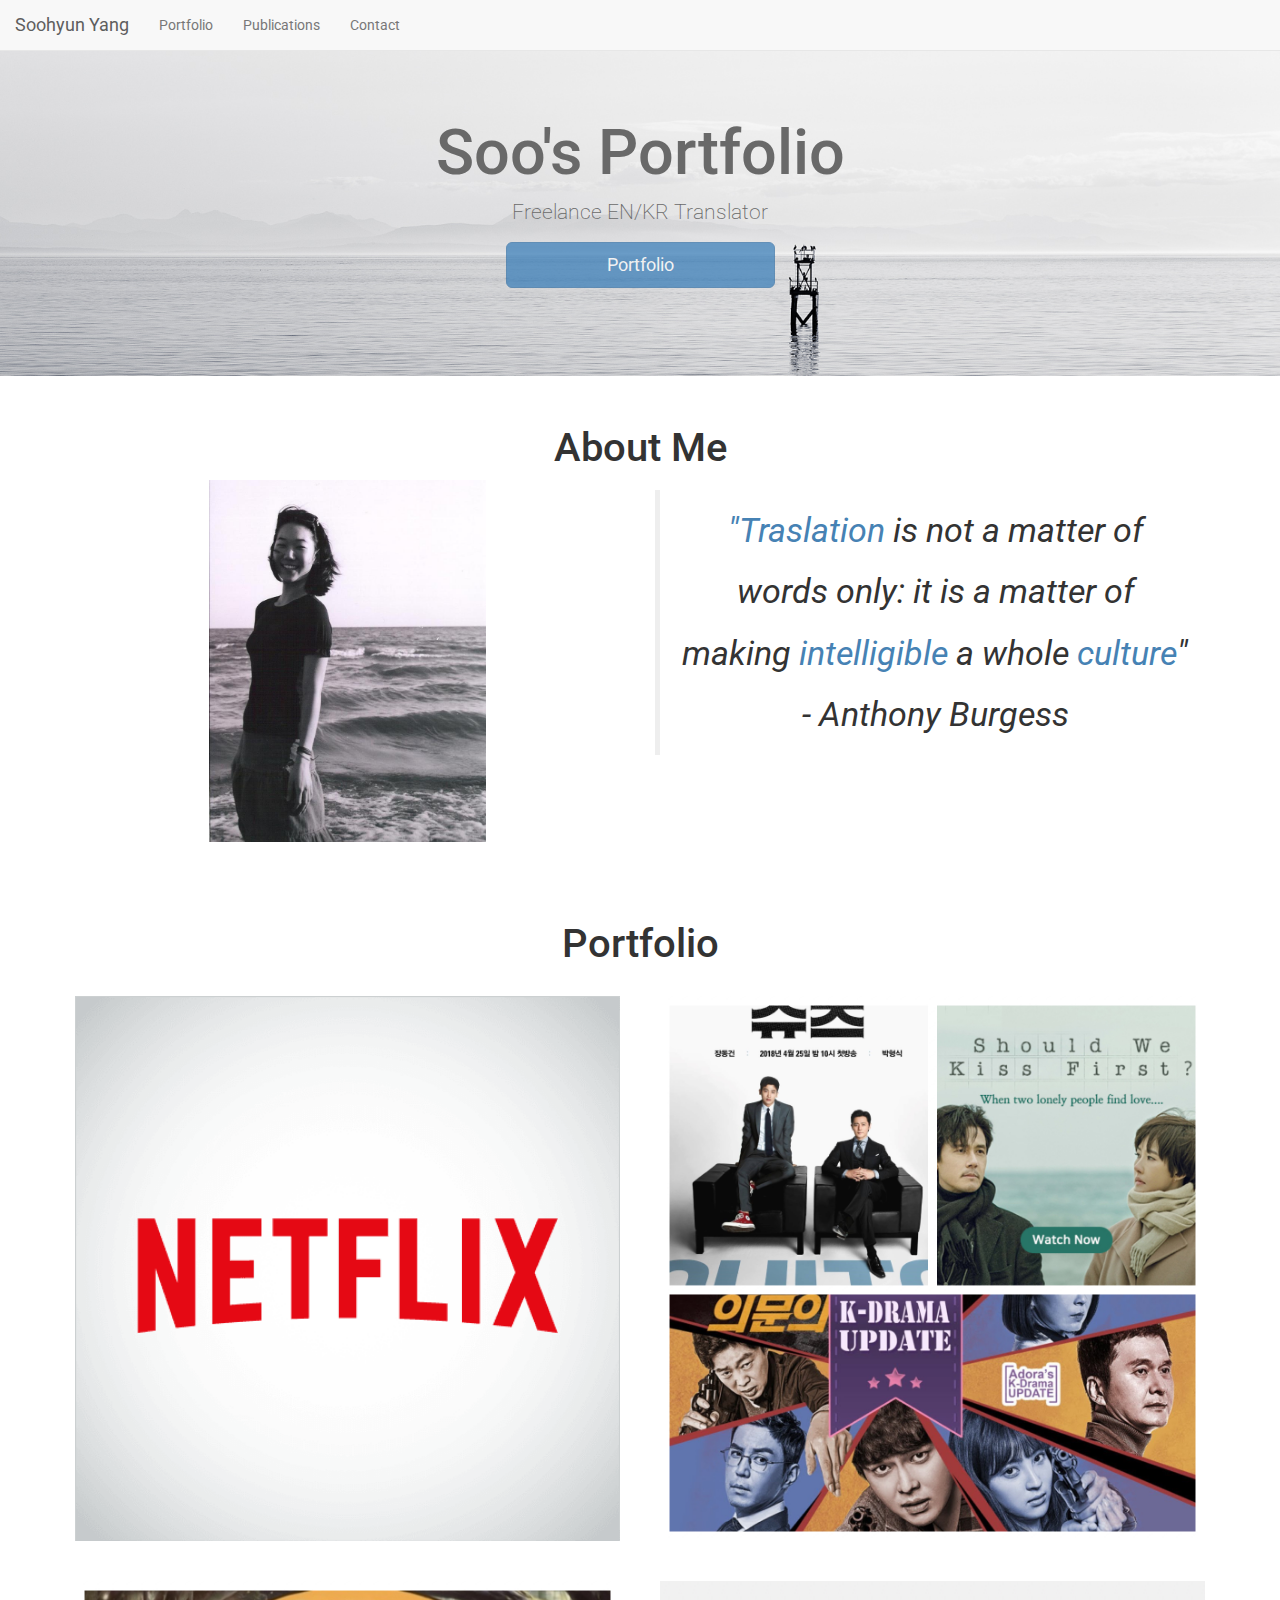
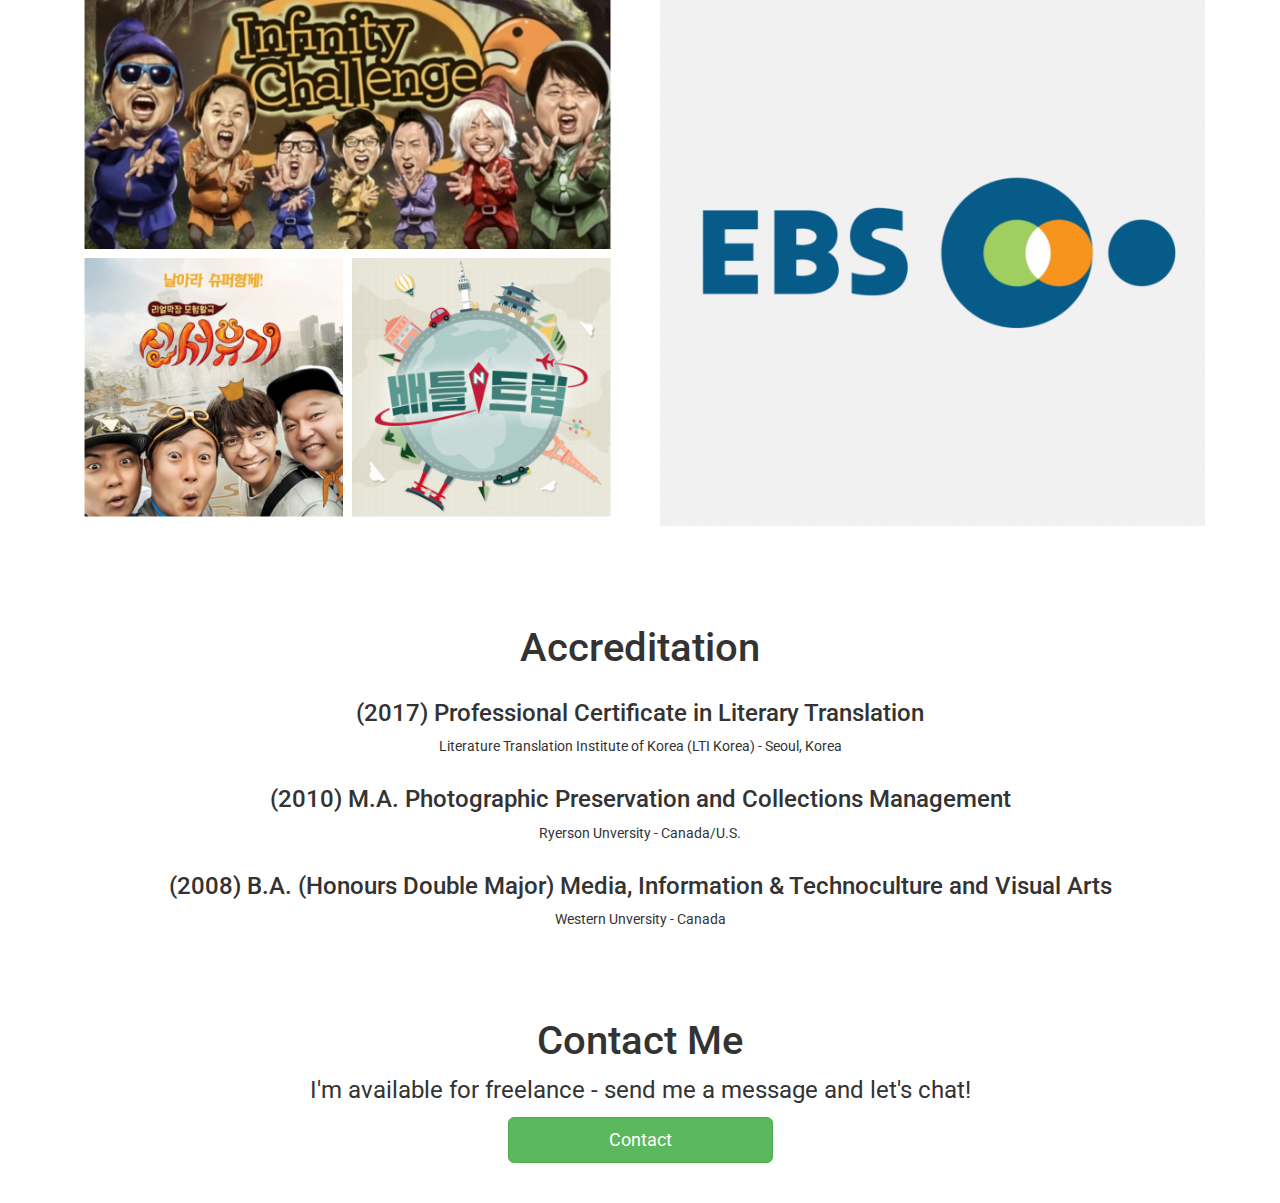
<file: index.html>
<!DOCTYPE html>

<html>
  <head>
    <link rel="stylesheet" href="https://maxcdn.bootstrapcdn.com/bootstrap/3.3.6/css/bootstrap.min.css">

    <link rel="stylesheet" type="text/css" href="main.css"/>
    <link href='https://fonts.googleapis.com/css?family=Roboto:100,700' rel='stylesheet' type='text/css'>
    <link rel="icon" href="img/profile-favicon.ico">
    <title>Soo's Portfolio</title>
  </head>

  <body>
    <nav class="navbar navbar-default navbar-fixed-top">
      <div class="container-fluid">
        <div class="navbar-header">
          <a class="navbar-brand" href="#">Soohyun Yang</a>
        </div>
        <ul class="nav navbar-nav collapse navbar-collapse">
          <li><a href="portfolio-pages/gallery.html">Portfolio</a></li>
          <li><a href="#">Publications</a></li>
          <li><a href="mailto:sooyang924@gmail.com">Contact</a></li>
        </ul>
      </div>
    </nav>

    <div class="jumbotron jumbotron-fluid">
      <div class="container-fluid">
        <h1>Soo's Portfolio</h1>
        <p>Freelance EN/KR Translator</p>
        <a href="portfolio-pages/gallery.html" class="btn btn-primary btn-lg">Portfolio</a>
      </div>
    </div>


      <div id="about" class="container">
        <div class="row">
         <h2 class="col-xs-12">About Me</h2>
         <div class="col-xs-12 col-md-6">
           <img class="profile-picture" src="img/photo.jpg" alt="profile-picture">
         </div>
         <div class="col-xs-12 col-md-6">
            <p class="right-col"><blockquote><i><span class="translation">"Traslation</em></span> is not a matter of words only: it is a matter of making <span class="translation">intelligible</span> a whole <span class="translation">culture</span>"<br > - Anthony Burgess</i></blockquote></p>
          </div>
        </div>
      </div>





      <div id="index-portfolio" class="container">
        <h2 class="col-xs-12">Portfolio</h2>
        <div class="row">

          <a href="portfolio-pages/netflix.html"><img src="img/Netflix/netflix-old-logo.png" id="netflix-square" class="col-xs-6 image portfolio-square"></a>

          <a href="portfolio-pages/drama.html"><img src="img/Drama/drama-logo.jpg" id="drama-square" class="col-xs-6 image portfolio-square"></a>

          <a href="portfolio-pages/pccw-media.html"><img src="img/PCCWMedia/pccw-media-logo.jpg" id="pccwmedia-square" class="col-xs-6 image portfolio-square"></a>

          <a href="portfolio-pages/ebs.html"><img src="img/EBS/ebs-logo3.jpg" id="ebs-square" class="col-xs-6 image portfolio-square"></a>

        </div>
      </div>





      <div id="accreditation" class="container">
        <div class="row">
          <h2 class="col-xs-12">Accreditation</h2>
          <h3 class="col-xs-12">(2017) Professional Certificate in Literary Translation</h3>
          <p class="col-xs-12">Literature Translation Institute of Korea (LTI Korea) - Seoul, Korea</p>

          <h3 class="col-xs-12">(2010) M.A. Photographic Preservation and Collections Management</h3>
          <p class="col-xs-12">Ryerson Unversity - Canada/U.S.</p>

          <h3 class="col-xs-12">(2008) B.A. (Honours Double Major) Media, Information &amp; Technoculture and Visual Arts</h3>
          <p class="col-xs-12">Western Unversity - Canada</p>

        </div>
      </div>


    <div id="index-contact" class="container-fluid">
      <div class="row">
        <h2 class="col-xs-12">Contact Me</h2>
        <p class="col-xs-12">I'm available for freelance - send me a message and let's chat!</p>


        <a href="mailto:sooyang924@gmail.com" class="btn btn-success btn-lg">Contact</a>

      </div>
    </div>



    <script
    src="https://code.jquery.com/jquery-3.2.1.min.js"
    integrity="sha256-hwg4gsxgFZhOsEEamdOYGBf13FyQuiTwlAQgxVSNgt4="
    crossorigin="anonymous"></script>
    <script src='js/main.js'></script>
  </body>

</html>
</file>
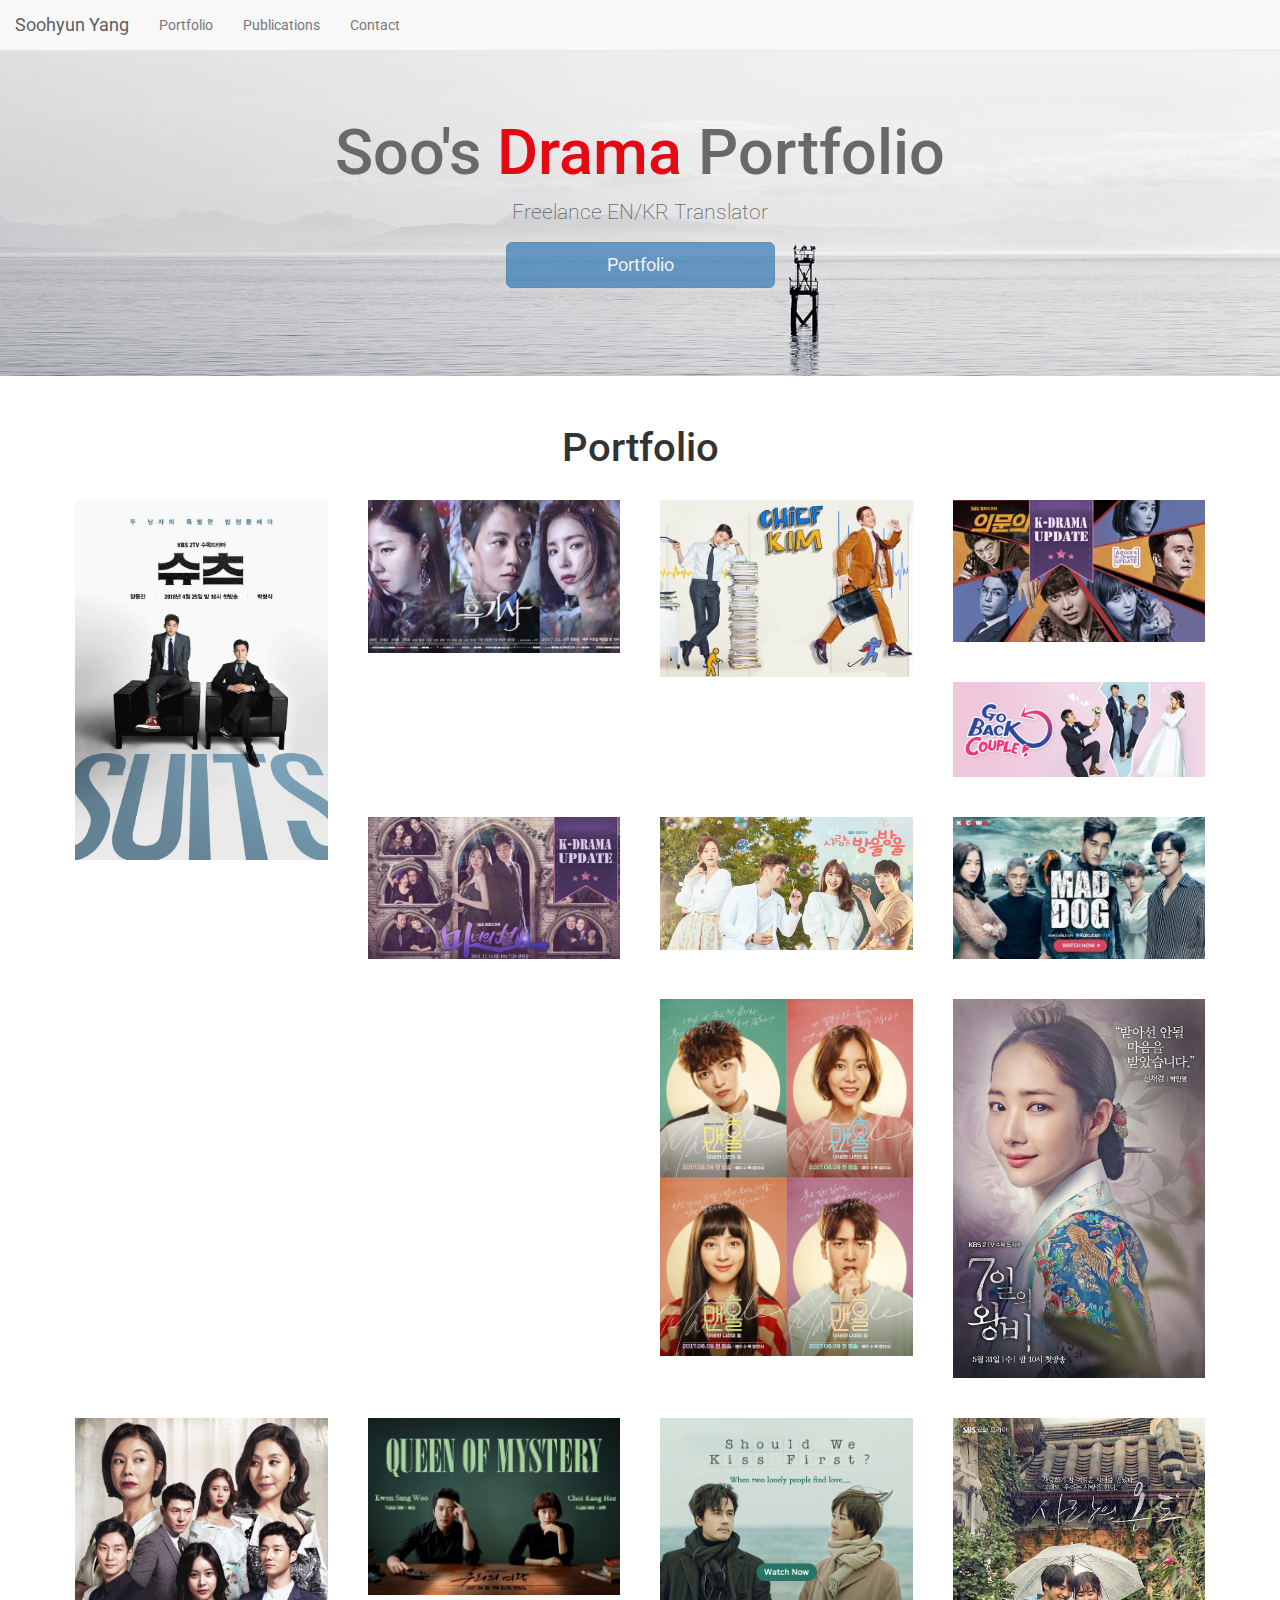
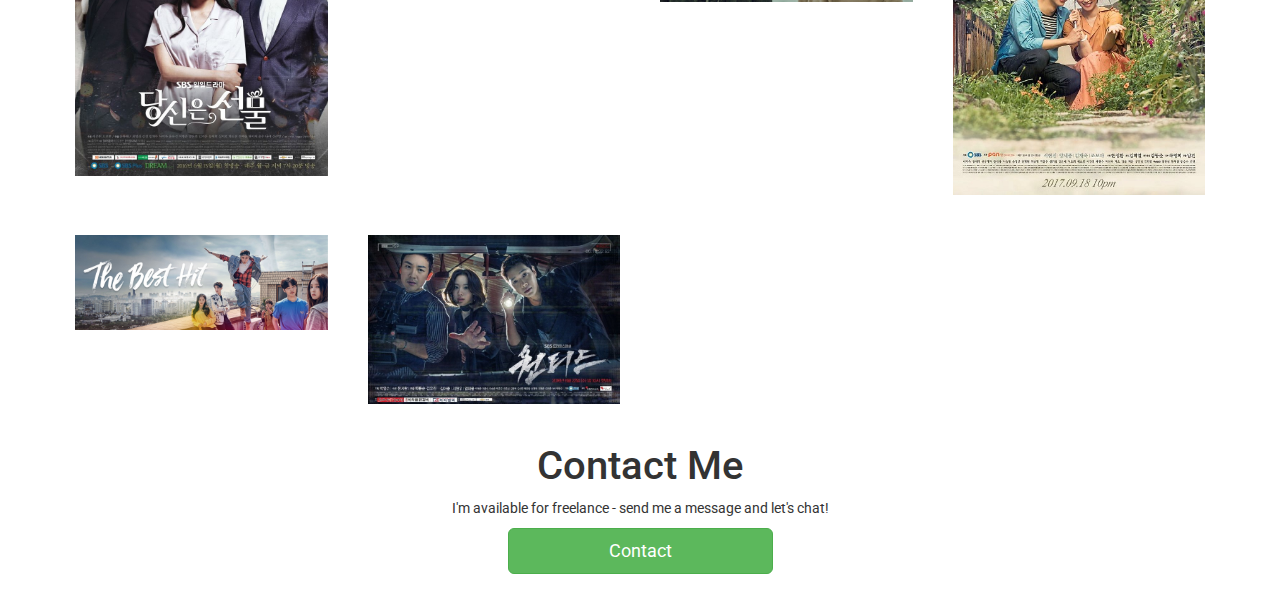
<file: portfolio-pages/drama.html>
<!DOCTYPE html>
<html>
<head>
  <link rel="stylesheet" href="https://maxcdn.bootstrapcdn.com/bootstrap/3.3.6/css/bootstrap.min.css">
  <link rel="stylesheet" type="text/css" href="../main.css"/>
  <link href='https://fonts.googleapis.com/css?family=Roboto:100,700' rel='stylesheet' type='text/css'>
  <link rel="icon" href="">
  <title>Soo's Drama Portfolio</title>
</head>

<body>
  <nav class="navbar navbar-default navbar-fixed-top">
    <div class="container-fluid">
      <div class="navbar-header">
        <a class="navbar-brand" href="../index.html">Soohyun Yang</a>
      </div>
      <ul class="nav navbar-nav collapse navbar-collapse">
        <li><a href="./gallery.html">Portfolio</a></li>
        <li><a href="#">Publications</a></li>
        <li><a href="mailto:sooyang924@gmail.com">Contact</a></li>
      </ul>
    </div>
  </nav>

  <div class="jumbotron jumbotron-fluid">
    <div class="container-fluid">
      <a href="../index.html"><h1>Soo's <span style="color:#e50914">Drama</span> Portfolio</h1></a>
      <p>Freelance EN/KR Translator</p>
      <a href="./gallery.html" class="btn btn-primary btn-lg">Portfolio</a>
    </div>
  </div>




    <div class="container">
      <h2 class="col-xs-12">Portfolio</h2>
      <div class="row">
        <img class="image col-lg-3 col-md-3 col-xs-6" src="../img/Drama/suits-korea.jpg " alt="Suits Korea">
        <img class="image col-lg-3 col-md-3 col-xs-6" src="../img/Drama/black-knight.jpg" alt="Black Knight">
        <img class="image col-lg-3 col-md-3 col-xs-6" src="../img/Drama/chief-kim.jpg" alt="Cheif Kim">
        <img class="image col-lg-3 col-md-3 col-xs-6" src="../img/Drama/doubtful-victory.jpg " alt="Doubful Victory">
        <img class="image col-lg-3 col-md-3 col-xs-6" src="../img/Drama/go-back-couple.jpg " alt="Go Back Couple">
        <img class="image col-lg-3 col-md-3 col-xs-6" src="../img/Drama/witchs-castle.jpg " alt="Witch's Castle">
        <img class="image col-lg-3 col-md-3 col-xs-6" src="../img/Drama/love-is-drop-by-drop.jpg " alt="Love is Drop by Drop">
        <img class="image col-lg-3 col-md-3 col-xs-6" src="../img/Drama/mad-dog.jpg " alt="Mad Dog">
        <img class="image col-lg-3 col-md-3 col-xs-6" src="../img/Drama/manhole.jpg " alt="Manhole">
        <img class="image col-lg-3 col-md-3 col-xs-6" src="../img/Drama/queen-for-seven-days.jpg " alt="Queen for Seven Days">
        <img class="image col-lg-3 col-md-3 col-xs-6" src="../img/Drama/you-are-a-gift.jpg " alt="You are a Gift">
        <img class="image col-lg-3 col-md-3 col-xs-6" src="../img/Drama/queen-of-mystery.jpg " alt="Queen of Mystery">
        <img class="image col-lg-3 col-md-3 col-xs-6" src="../img/Drama/shall-we-kiss-first.jpg " alt="Shall We First Kiss">
        <img class="image col-lg-3 col-md-3 col-xs-6" src="../img/Drama/temperature-of-love.jpg " alt="Temperature of Love">
        <img class="image col-lg-3 col-md-3 col-xs-6" src="../img/Drama/the-best-hit.jpg " alt="The Best Hit">
        <img class="image col-lg-3 col-md-3 col-xs-6" src="../img/Drama/wanted.jpg " alt="Wanted">


      </div>

      <div id="contact" class="container-fluid">
        <div class="row">
          <h2 class="col-xs-12">Contact Me</h2>
          <p class="col-xs-12">I'm available for freelance - send me a message and let's chat!</p>


          <a href="mailto:sooyang924@gmail.com" class="btn btn-success btn-lg">Contact</a>

        </div>
      </div>



</body>

</html>
</file>
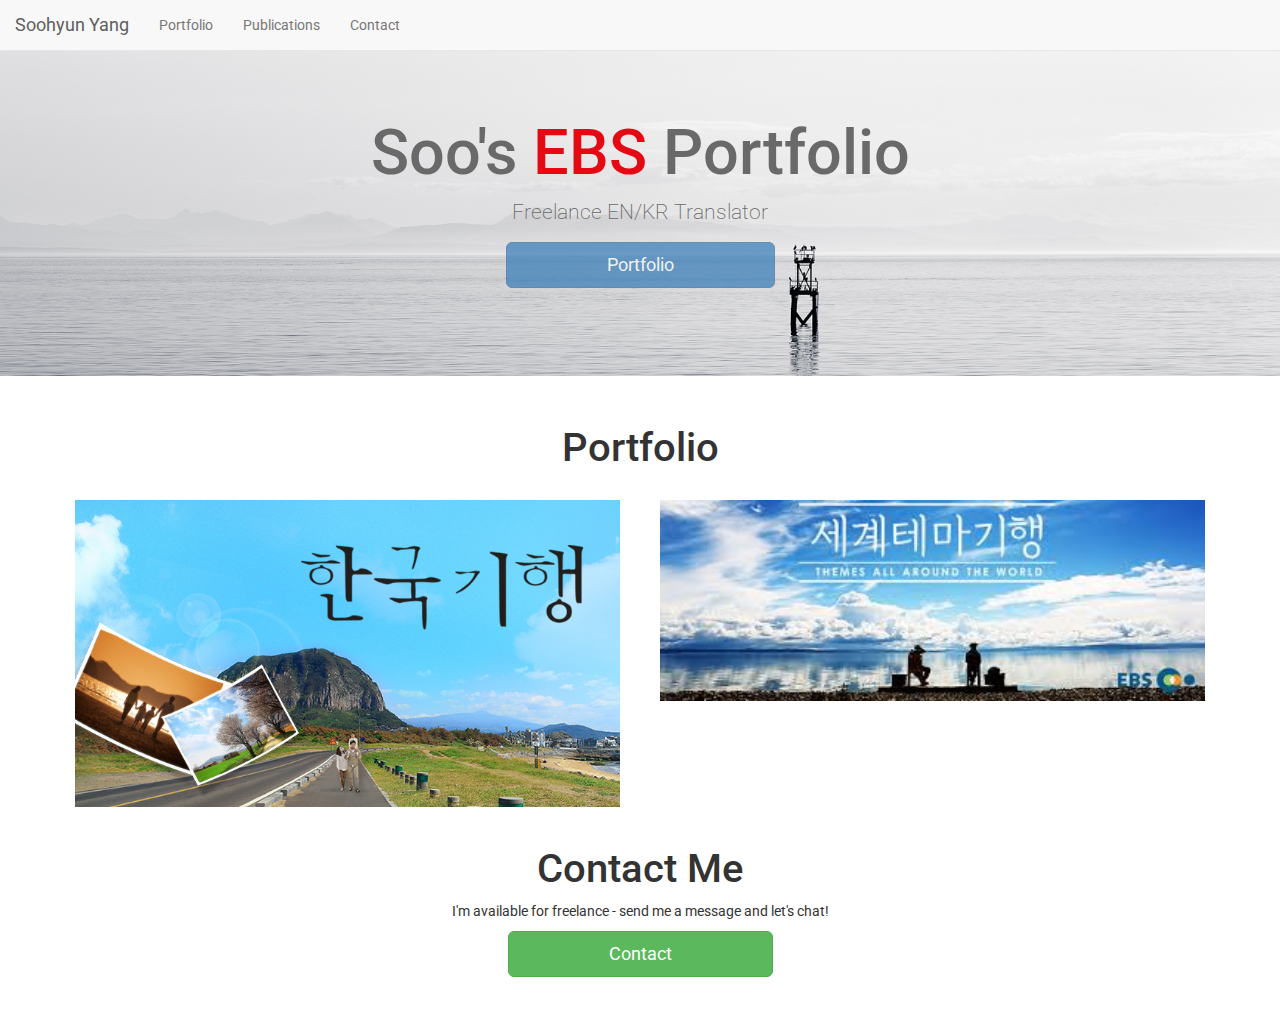
<file: portfolio-pages/ebs.html>
<!DOCTYPE html>
<html>
<head>
  <link rel="stylesheet" href="https://maxcdn.bootstrapcdn.com/bootstrap/3.3.6/css/bootstrap.min.css">
  <link rel="stylesheet" type="text/css" href="../main.css"/>
  <link href='https://fonts.googleapis.com/css?family=Roboto:100,700' rel='stylesheet' type='text/css'>
  <link rel="icon" href="">
  <title>Soo's EBS Portfolio</title>
</head>

<body>
  <nav class="navbar navbar-default navbar-fixed-top">
    <div class="container-fluid">
      <div class="navbar-header">
        <a class="navbar-brand" href="../index.html">Soohyun Yang</a>
      </div>
      <ul class="nav navbar-nav collapse navbar-collapse">
        <li><a href="./gallery.html">Portfolio</a></li>
        <li><a href="#">Publications</a></li>
        <li><a href="mailto:sooyang924@gmail.com">Contact</a></li>
      </ul>
    </div>
  </nav>

  <div class="jumbotron jumbotron-fluid">
    <div class="container-fluid">
      <a href="../index.html"><h1>Soo's <span style="color:#e50914">EBS</span> Portfolio</h1></a>
      <p>Freelance EN/KR Translator</p>
      <a href="./gallery.html" class="btn btn-primary btn-lg">Portfolio</a>
    </div>
  </div>




    <div class="container">
      <h2 class="col-xs-12">Portfolio</h2>
      <div class="row">
        <a href="http://www.ebse.co.kr/ebs/flz.AlcCourseInfo.laf?courseId=ER2013G0EKT01ZZ" target="_blank"><img class="image col-lg-6 col-md-6 col-xs-6" src="../img/EBS/korea-travel.jpg " alt="Korea Travel"></a>
        <a href="http://www.ebse.co.kr/ebs/flz.AlcCourseInfo.laf?courseId=ER2013G0WTT01ZZ" target="_blank"><img class="image col-lg-6 col-md-6 col-xs-6" src="../img/EBS/world-theme-travel.jpg" alt="World-Theme Travel"></a>


      </div>

      <div id="contact" class="container-fluid">
        <div class="row">
          <h2 class="col-xs-12">Contact Me</h2>
          <p class="col-xs-12">I'm available for freelance - send me a message and let's chat!</p>


          <a href="mailto:sooyang924@gmail.com" class="btn btn-success btn-lg">Contact</a>

        </div>
      </div>



</body>

</html>
</file>
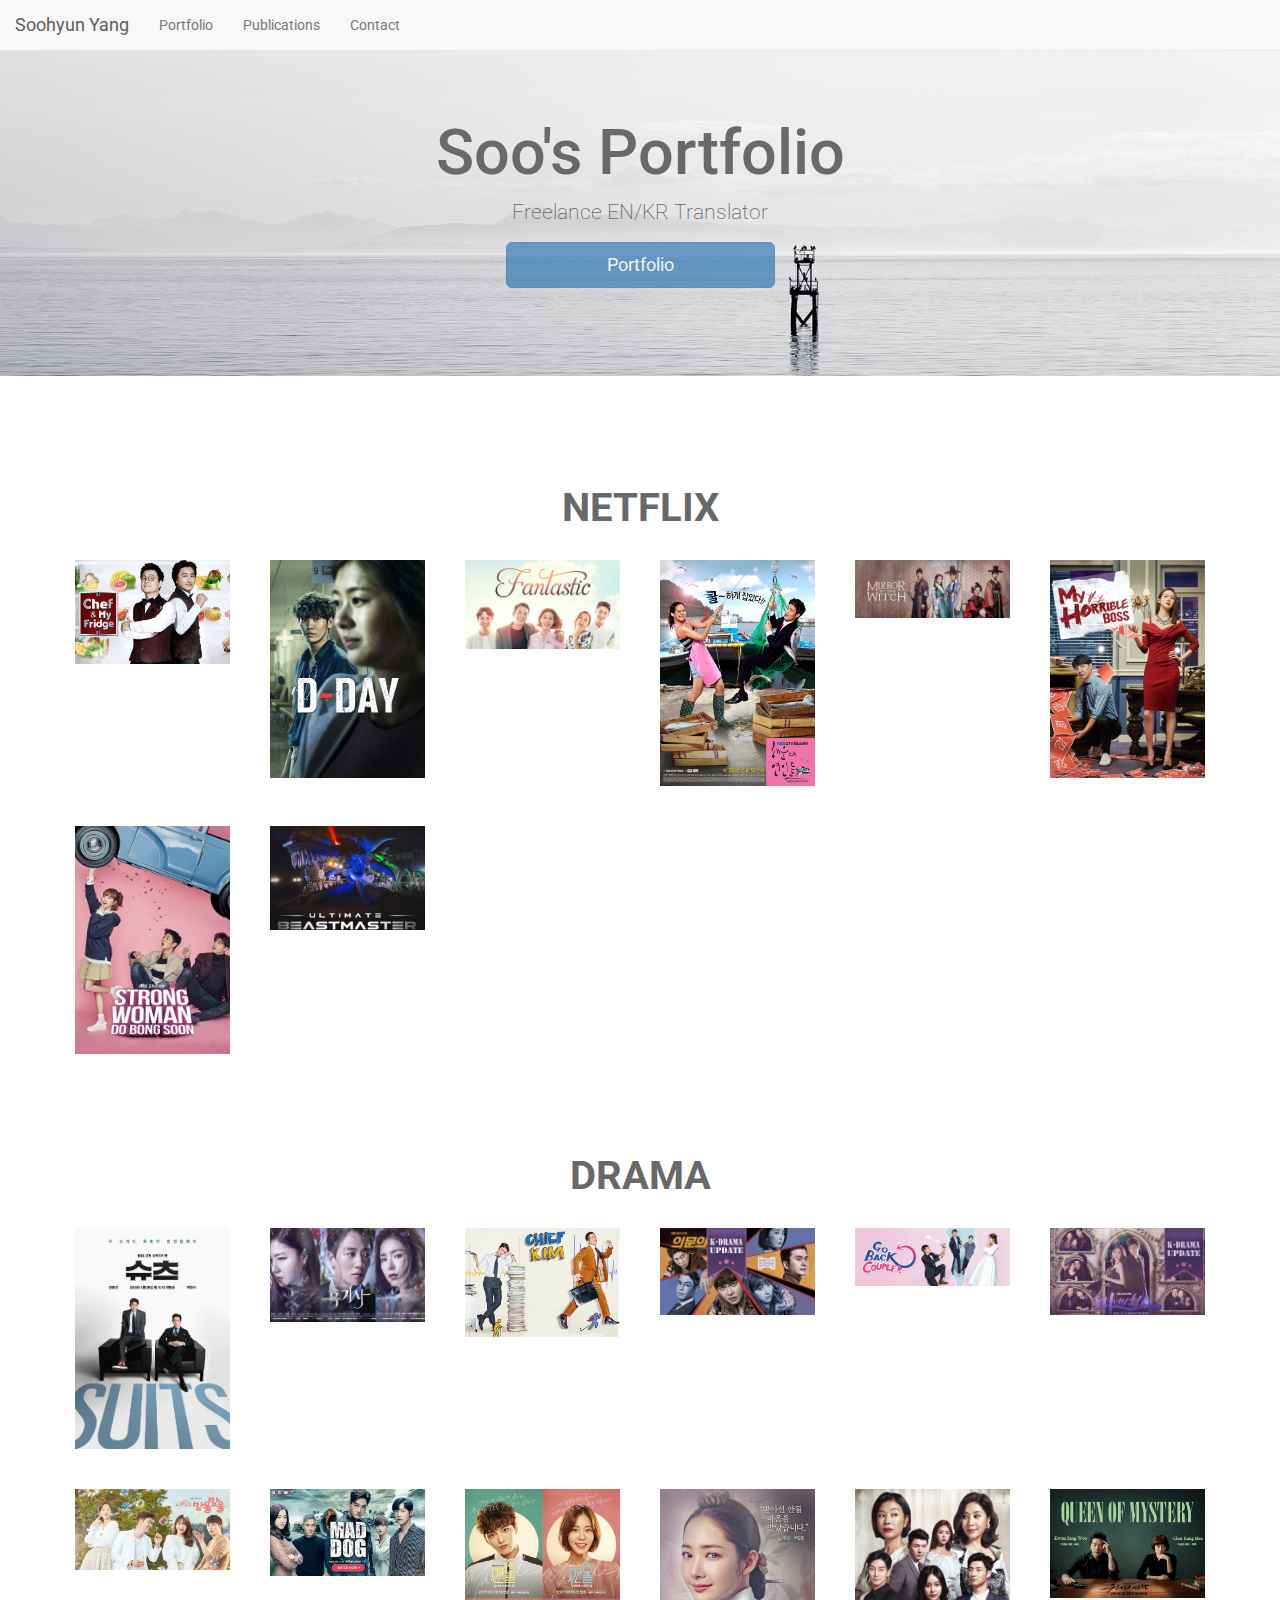
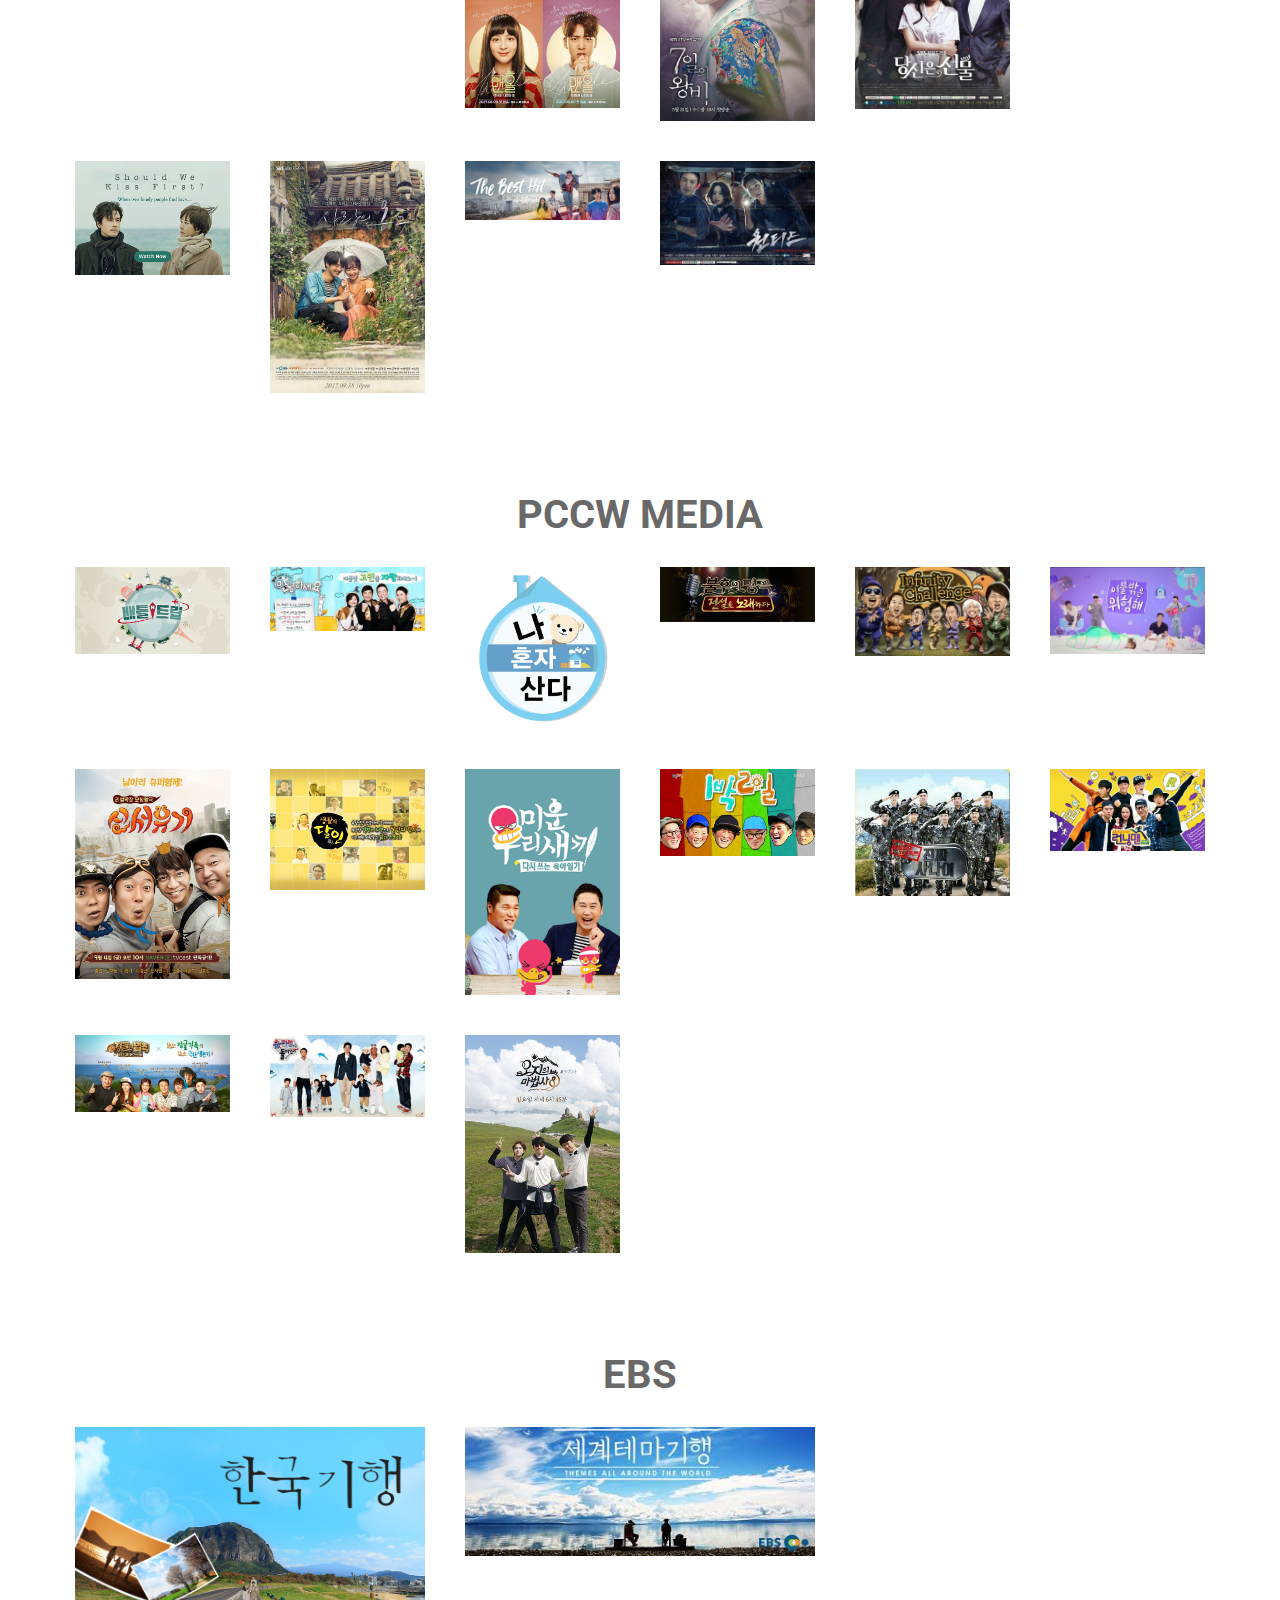
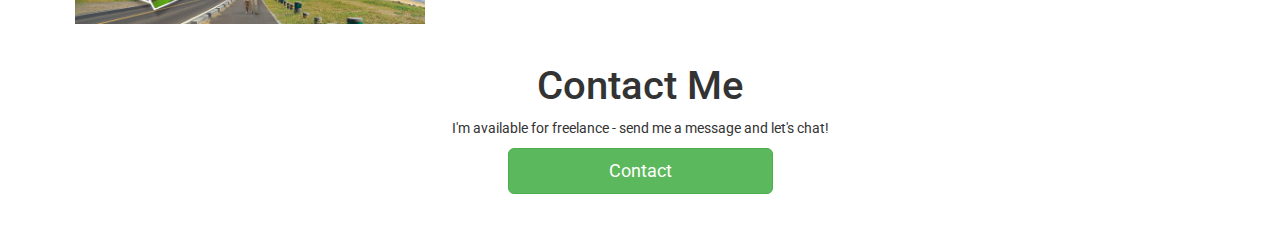
<file: portfolio-pages/gallery.html>
<!DOCTYPE html>

<html>
  <head>
    <link rel="stylesheet" href="https://maxcdn.bootstrapcdn.com/bootstrap/3.3.6/css/bootstrap.min.css">
    <link rel="stylesheet" type="text/css" href="../main.css"/>
    <link href='https://fonts.googleapis.com/css?family=Roboto:100,700' rel='stylesheet' type='text/css'>
    <link rel="icon" href="">
    <title>Soo's Portfolio</title>
  </head>

  <body>
    <nav class="navbar navbar-default navbar-fixed-top">
      <div class="container-fluid">
        <div class="navbar-header">
          <a class="navbar-brand" href="../index.html">Soohyun Yang</a>
        </div>
        <ul class="nav navbar-nav collapse navbar-collapse">
          <li><a href="./gallery.html">Portfolio</a></li>
          <li><a href="#">Publications</a></li>
          <li><a href="mailto:sooyang924@gmail.com">Contact</a></li>
        </ul>
      </div>
    </nav>

    <div class="jumbotron jumbotron-fluid">
      <div class="container-fluid">
        <a href="../index.html"><h1>Soo's Portfolio</h1></a>
        <p>Freelance EN/KR Translator</p>
        <a href="./gallery.html" class="btn btn-primary btn-lg">Portfolio</a>
      </div>
    </div>


      <div id="gallery" class="container">

        <div class="row">
         <a href="./netflix.html"><h2 class="col-xs-12"><b>NETFLIX</b></h2></a>
        </div>

          <!--Netflix-->
         <div class="row">
           <img class="gallery-image image col-lg-2 col-md-2 col-xs-3" src="../img/Netflix/chef-and-my-fridge.jpg" alt="Chef and My Fridge">
           <img class="gallery-image image col-lg-2 col-md-2 col-xs-3" src="../img/Netflix/d-day.jpg" alt="D-Day">
           <img class="gallery-image image col-lg-2 col-md-2 col-xs-3" src="../img/Netflix/fantastic.jpg" alt="Fantastic">
           <img class="gallery-image image col-lg-2 col-md-2 col-xs-3" src="../img/Netflix/haeundae-lovers.jpg" alt="Haeundae Lovers">
           <img class="gallery-image image col-lg-2 col-md-2 col-xs-3" src="../img/Netflix/mirror-of-the-witch.jpg" alt="Mirror of the Witch">
           <img class="gallery-image image col-lg-2 col-md-2 col-xs-3" src="../img/Netflix/my-horrible-boss.jpg" alt="My Horrible Boss">
         </div>

         <div class="row">
           <img class="gallery-image image col-lg-2 col-md-2 col-xs-3" src="../img/Netflix/strong-woman.jpg" alt="Strong Woman">
           <img class="gallery-image image col-lg-2 col-md-2 col-xs-3" src="../img/Netflix/ultimate-beastmaster.png" alt="Ultimate Beastmaster">
         </div>

         <!--Drama-->
         <div class="row">
           <a href="./drama.html"><h2 class="col-xs-12"><b>DRAMA</b></h2></a>
         </div>

         <div class="row">
           <img class="gallery-image image col-lg-2 col-md-2 col-xs-3" src="../img/Drama/suits-korea.jpg " alt="Suits Korea">
           <img class="gallery-image image col-lg-2 col-md-2 col-xs-3" src="../img/Drama/black-knight.jpg" alt="Black Knight">
           <img class="gallery-image image col-lg-2 col-md-2 col-xs-3" src="../img/Drama/chief-kim.jpg" alt="Cheif Kim">
           <img class="gallery-image image col-lg-2 col-md-2 col-xs-3" src="../img/Drama/doubtful-victory.jpg " alt="Doubful Victory">
           <img class="gallery-image image col-lg-2 col-md-2 col-xs-3" src="../img/Drama/go-back-couple.jpg " alt="Go Back Couple">
           <img class="gallery-image image col-lg-2 col-md-2 col-xs-3" src="../img/Drama/witchs-castle.jpg " alt="Witch's Castle">
         </div>

         <div class="row">
           <img class="gallery-image image col-lg-2 col-md-2 col-xs-3" src="../img/Drama/love-is-drop-by-drop.jpg " alt="Love is Drop by Drop">
           <img class="gallery-image image col-lg-2 col-md-2 col-xs-3" src="../img/Drama/mad-dog.jpg " alt="Mad Dog">
           <img class="gallery-image image col-lg-2 col-md-2 col-xs-3" src="../img/Drama/manhole.jpg " alt="Manhole">
           <img class="gallery-image image col-lg-2 col-md-2 col-xs-3" src="../img/Drama/queen-for-seven-days.jpg " alt="Queen for Seven Days">
           <img class="gallery-image image col-lg-2 col-md-2 col-xs-3" src="../img/Drama/you-are-a-gift.jpg " alt="You are a Gift">
           <img class="gallery-image image col-lg-2 col-md-2 col-xs-3" src="../img/Drama/queen-of-mystery.jpg " alt="Queen of Mystery">
         </div>

         <div class="row">
           <img class="gallery-image image col-lg-2 col-md-2 col-xs-3" src="../img/Drama/shall-we-kiss-first.jpg " alt="Shall We First Kiss">
           <img class="gallery-image image col-lg-2 col-md-2 col-xs-3" src="../img/Drama/temperature-of-love.jpg " alt="Temperature of Love">
           <img class="gallery-image image col-lg-2 col-md-2 col-xs-3" src="../img/Drama/the-best-hit.jpg " alt="The Best Hit">
           <img class="gallery-image image col-lg-2 col-md-2 col-xs-3" src="../img/Drama/wanted.jpg " alt="Wanted">
         </div>


         <!--PCCW Media-->
         <div class="row">
           <a href="./pccw-media.html"><h2 class="col-xs-12"><b>PCCW MEDIA</b></h2></a>
         </div>

         <div class="row">
           <img class="gallery-image image col-lg-2 col-md-2 col-xs-3" src="../img/PCCWMedia/battle-trip.jpg " alt="Battle Trip">
           <img class="gallery-image image col-lg-2 col-md-2 col-xs-3" src="../img/PCCWMedia/hello.jpg " alt="Hello">
           <img class="gallery-image image col-lg-2 col-md-2 col-xs-3" src="../img/PCCWMedia/i-live-alone.png " alt="I Live Alone">
           <img class="gallery-image image col-lg-2 col-md-2 col-xs-3" src="../img/PCCWMedia/immortal-songs.jpg " alt="Immortal Songs">
           <img class="gallery-image image col-lg-2 col-md-2 col-xs-3" src="../img/PCCWMedia/infinite-challenge.jpg " alt="Infinite Challenge">
           <img class="gallery-image image col-lg-2 col-md-2 col-xs-3" src="../img/PCCWMedia/its-dangerous-beyond-the-blankets.jpg " alt="It's Dangerous Beyond the Blankets">
         </div>

         <div class="row">
           <img class="gallery-image image col-lg-2 col-md-2 col-xs-3" src="../img/PCCWMedia/journey-to-the-west.jpg " alt="Journey to the West">
           <img class="gallery-image image col-lg-2 col-md-2 col-xs-3" src="../img/PCCWMedia/life-perfectionist.jpg " alt="Life Perfectionist">
           <img class="gallery-image image col-lg-2 col-md-2 col-xs-3" src="../img/PCCWMedia/moms-diary.jpg " alt="Mom's Diary">
           <img class="gallery-image image col-lg-2 col-md-2 col-xs-3" src="../img/PCCWMedia/one-night-two-days.png " alt="One Night Two Days">
           <img class="gallery-image image col-lg-2 col-md-2 col-xs-3" src="../img/PCCWMedia/real-man.jpg " alt="Real Man">
           <img class="gallery-image image col-lg-2 col-md-2 col-xs-3" src="../img/PCCWMedia/running-man.jpg " alt="Running Man">
         </div>

         <div class="row">
           <img class="gallery-image image col-lg-2 col-md-2 col-xs-3" src="../img/PCCWMedia/the-law-of-jungle.jpg " alt="The Law of Jungle">
           <img class="gallery-image image col-lg-2 col-md-2 col-xs-3" src="../img/PCCWMedia/the-return-of-superman.jpg " alt="The Return of Superman">
           <img class="gallery-image image col-lg-2 col-md-2 col-xs-3" src="../img/PCCWMedia/wizard-of-nowhere.jpg " alt="Wizard of Nowhere">
         </div>

         <!--EBS-->
         <div class="row">
           <a href="./ebs.html"><h2 class="col-xs-12"><b>EBS</b></h2></a>
         </div>

         <div class="row">
           <a href="http://www.ebse.co.kr/ebs/flz.AlcCourseInfo.laf?courseId=ER2013G0EKT01ZZ" target="_blank"><img class="gallery-image image col-lg-4 col-md-4 col-xs-4" src="../img/EBS/korea-travel.jpg " alt="Korea Travel"></a>
           <a href="http://www.ebse.co.kr/ebs/flz.AlcCourseInfo.laf?courseId=ER2013G0WTT01ZZ" target="_blank"><img class="gallery-image image col-lg-4 col-md-4 col-xs-4" src="../img/EBS/world-theme-travel.jpg" alt="World-Theme Travel"></a>
         </div>

       </div>



    <div id="contact" class="container-fluid">
      <div class="row">
        <h2 class="col-xs-12">Contact Me</h2>
        <p class="col-xs-12">I'm available for freelance - send me a message and let's chat!</p>


        <a href="mailto:sooyang924@gmail.com" class="btn btn-success btn-lg">Contact</a>

      </div>
    </div>


    <script
    src="https://code.jquery.com/jquery-3.2.1.min.js"
    integrity="sha256-hwg4gsxgFZhOsEEamdOYGBf13FyQuiTwlAQgxVSNgt4="
    crossorigin="anonymous"></script>
    <script src='../js/main.js'></script>
  </body>

</html>
</file>
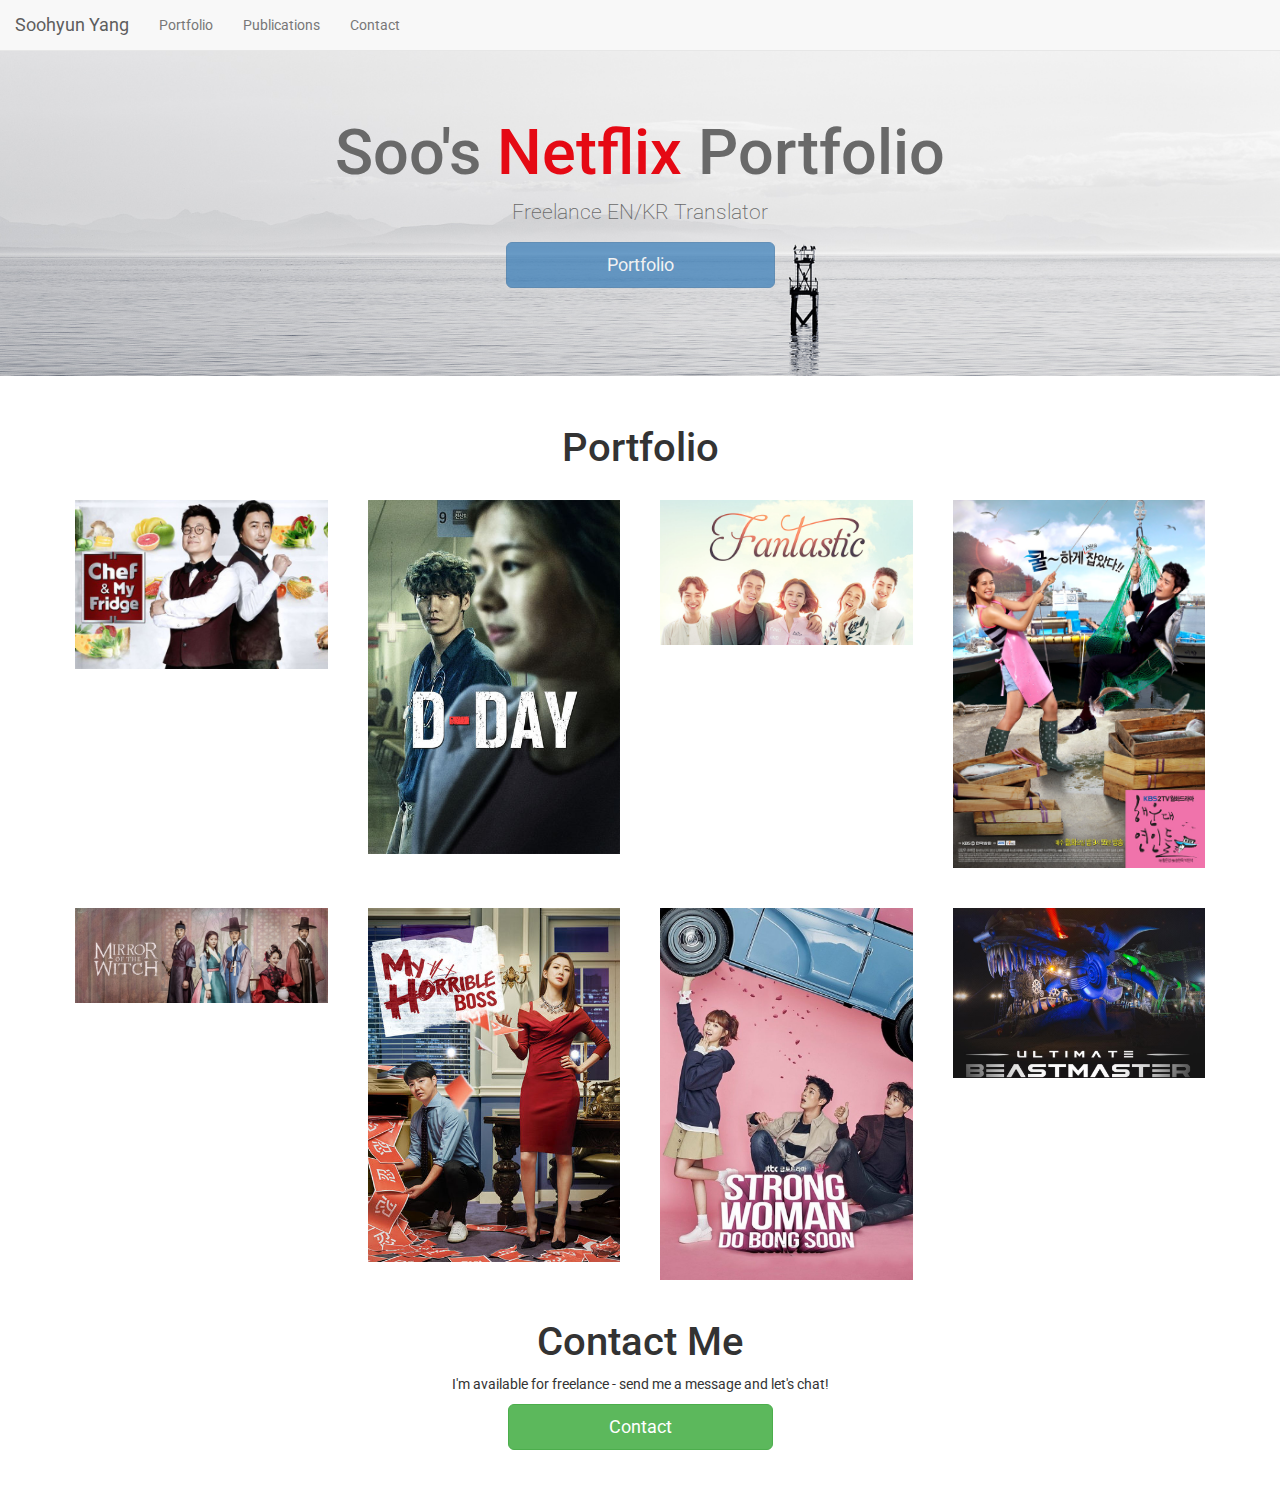
<file: portfolio-pages/netflix.html>
<!DOCTYPE html>
<html>
<head>
  <link rel="stylesheet" href="https://maxcdn.bootstrapcdn.com/bootstrap/3.3.6/css/bootstrap.min.css">
  <link rel="stylesheet" type="text/css" href="../main.css"/>
  <link href='https://fonts.googleapis.com/css?family=Roboto:100,700' rel='stylesheet' type='text/css'>
  <link rel="icon" href="../img/Netflix/netflix-favicon.ico">
  <title>Soo's Netflix Portfolio</title>
</head>

<body>
  <nav class="navbar navbar-default navbar-fixed-top">
    <div class="container-fluid">
      <div class="navbar-header">
        <a class="navbar-brand" href="../index.html">Soohyun Yang</a>
      </div>
      <ul class="nav navbar-nav collapse navbar-collapse">
        <li><a href="./gallery.html">Portfolio</a></li>
        <li><a href="#">Publications</a></li>
        <li><a href="mailto:sooyang924@gmail.com">Contact</a></li>
      </ul>
    </div>
  </nav>

  <div class="jumbotron jumbotron-fluid">
    <div class="container-fluid">
      <a href="../index.html"><h1>Soo's <span style="color:#e50914">Netflix</span> Portfolio</h1></a>
      <p>Freelance EN/KR Translator</p>
      <a href="./gallery.html" class="btn btn-primary btn-lg">Portfolio</a>
    </div>
  </div>




  <div class="container">
    <h2 class="col-xs-12">Portfolio</h2>
    <div class="row">
      <img class="image col-lg-3 col-md-3 col-xs-6" src="../img/Netflix/chef-and-my-fridge.jpg" alt="Chef and My Fridge">
      <img class="image col-lg-3 col-md-3 col-xs-6" src="../img/Netflix/d-day.jpg" alt="D-Day">
      <img class="image col-lg-3 col-md-3 col-xs-6" src="../img/Netflix/fantastic.jpg" alt="Fantastic">
      <img class="image col-lg-3 col-md-3 col-xs-6" src="../img/Netflix/haeundae-lovers.jpg" alt="Haeundae Lovers">
      <img class="image col-lg-3 col-md-3 col-xs-6" src="../img/Netflix/mirror-of-the-witch.jpg" alt="Mirror of the Witch">
      <img class="image col-lg-3 col-md-3 col-xs-6" src="../img/Netflix/my-horrible-boss.jpg" alt="My Horrible Boss">
      <img class="image col-lg-3 col-md-3 col-xs-6" src="../img/Netflix/strong-woman.jpg" alt="Strong Woman">
      <img class="image col-lg-3 col-md-3 col-xs-6" src="../img/Netflix/ultimate-beastmaster.png" alt="Ultimate Beastmaster">
    </div>
  </div>



  <div id="contact" class="container-fluid">
    <div class="row">
      <h2 class="col-xs-12">Contact Me</h2>
      <p class="col-xs-12">I'm available for freelance - send me a message and let's chat!</p>

      <a href="mailto:sooyang924@gmail.com" class="btn btn-success btn-lg">Contact</a>
    </div>
  </div>



</body>

</html>
</file>
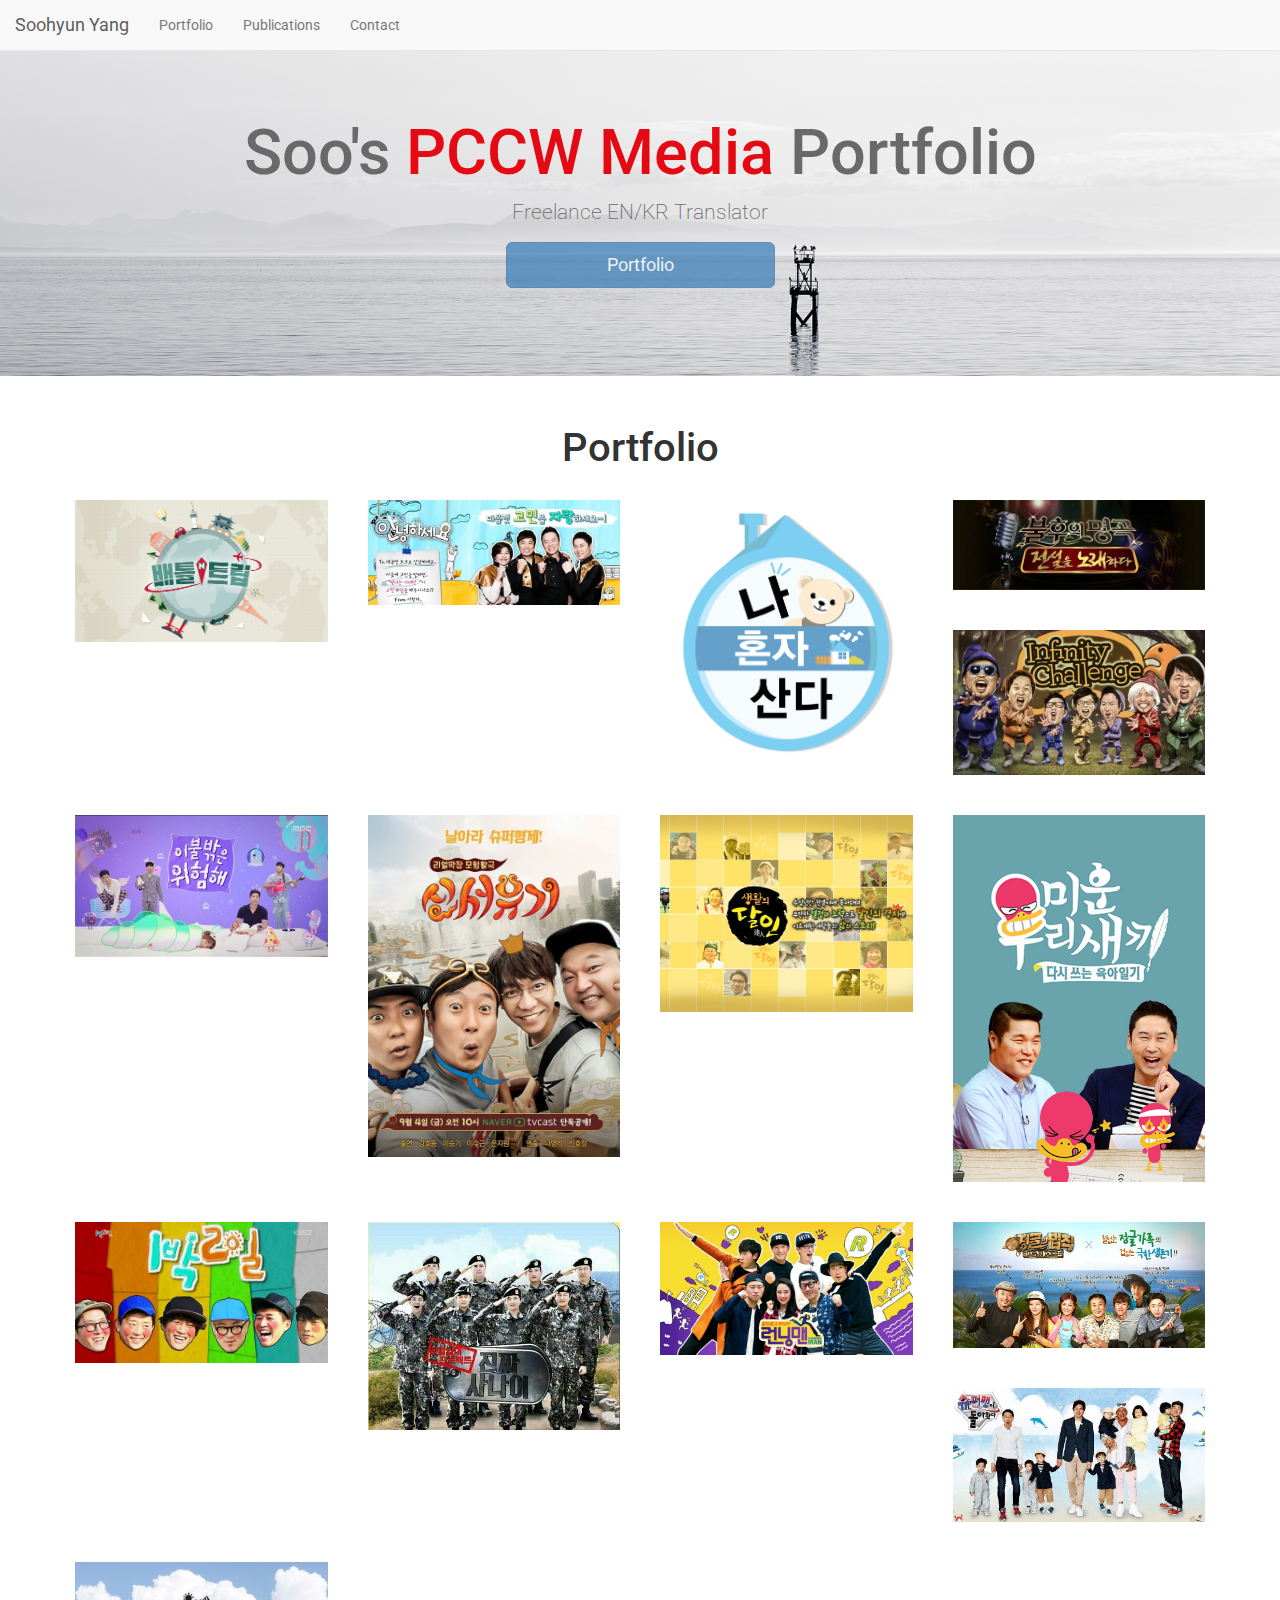
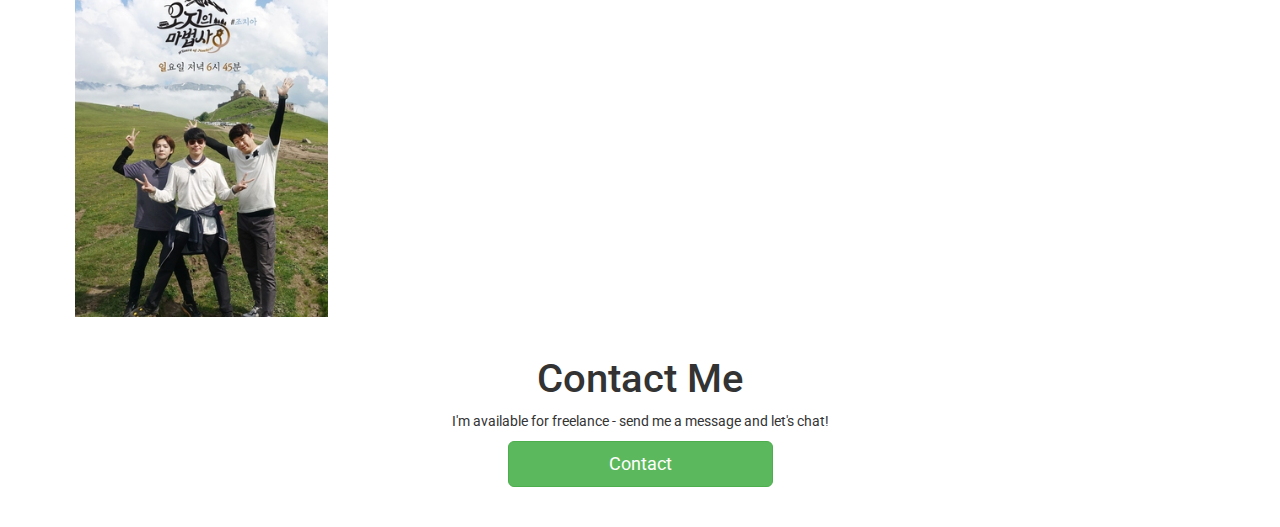
<file: portfolio-pages/pccw-media.html>
<!DOCTYPE html>
<html>
<head>
  <link rel="stylesheet" href="https://maxcdn.bootstrapcdn.com/bootstrap/3.3.6/css/bootstrap.min.css">
  <link rel="stylesheet" type="text/css" href="../main.css"/>
  <link href='https://fonts.googleapis.com/css?family=Roboto:100,700' rel='stylesheet' type='text/css'>
  <link rel="icon" href="">
  <title>Soo's PCCW Media Portfolio</title>
</head>

<body>
  <nav class="navbar navbar-default navbar-fixed-top">
    <div class="container-fluid">
      <div class="navbar-header">
        <a class="navbar-brand" href="../index.html">Soohyun Yang</a>
      </div>
      <ul class="nav navbar-nav collapse navbar-collapse">
        <li><a href="./gallery.html">Portfolio</a></li>
        <li><a href="#">Publications</a></li>
        <li><a href="mailto:sooyang924@gmail.com">Contact</a></li>
      </ul>
    </div>
  </nav>

  <div class="jumbotron jumbotron-fluid">
    <div class="container-fluid">
      <a href="../index.html"><h1>Soo's <span style="color:#e50914">PCCW Media</span> Portfolio</h1></a>
      <p>Freelance EN/KR Translator</p>
      <a href="./gallery.html" class="btn btn-primary btn-lg">Portfolio</a>
    </div>
  </div>




    <div class="container">
      <h2 class="col-xs-12">Portfolio</h2>
      <div class="row">
        <img class="image col-lg-3 col-md-3 col-xs-6" src="../img/PCCWMedia/battle-trip.jpg " alt="Battle Trip">
        <img class="image col-lg-3 col-md-3 col-xs-6" src="../img/PCCWMedia/hello.jpg " alt="Hello">
        <img class="image col-lg-3 col-md-3 col-xs-6" src="../img/PCCWMedia/i-live-alone.png " alt="I Live Alone">
        <img class="image col-lg-3 col-md-3 col-xs-6" src="../img/PCCWMedia/immortal-songs.jpg " alt="Immortal Songs">
        <img class="image col-lg-3 col-md-3 col-xs-6" src="../img/PCCWMedia/infinite-challenge.jpg " alt="Infinite Challenge">
        <img class="image col-lg-3 col-md-3 col-xs-6" src="../img/PCCWMedia/its-dangerous-beyond-the-blankets.jpg " alt="It's Dangerous Beyond the Blankets">
        <img class="image col-lg-3 col-md-3 col-xs-6" src="../img/PCCWMedia/journey-to-the-west.jpg " alt="Journey to the West">
        <img class="image col-lg-3 col-md-3 col-xs-6" src="../img/PCCWMedia/life-perfectionist.jpg " alt="Life Perfectionist">
        <img class="image col-lg-3 col-md-3 col-xs-6" src="../img/PCCWMedia/moms-diary.jpg " alt="Mom's Diary">
        <img class="image col-lg-3 col-md-3 col-xs-6" src="../img/PCCWMedia/one-night-two-days.png " alt="One Night Two Days">
        <img class="image col-lg-3 col-md-3 col-xs-6" src="../img/PCCWMedia/real-man.jpg " alt="Real Man">
        <img class="image col-lg-3 col-md-3 col-xs-6" src="../img/PCCWMedia/running-man.jpg " alt="Running Man">
        <img class="image col-lg-3 col-md-3 col-xs-6" src="../img/PCCWMedia/the-law-of-jungle.jpg " alt="The Law of Jungle">
        <img class="image col-lg-3 col-md-3 col-xs-6" src="../img/PCCWMedia/the-return-of-superman.jpg " alt="The Return of Superman">
        <img class="image col-lg-3 col-md-3 col-xs-6" src="../img/PCCWMedia/wizard-of-nowhere.jpg " alt="Wizard of Nowhere">




      </div>

      <div id="contact" class="container-fluid">
        <div class="row">
          <h2 class="col-xs-12">Contact Me</h2>
          <p class="col-xs-12">I'm available for freelance - send me a message and let's chat!</p>


          <a href="mailto:sooyang924@gmail.com" class="btn btn-success btn-lg">Contact</a>

        </div>
      </div>



</body>

</html>
</file>
<file: main.css>
/* Universal Styles */

body {
  font-family: "Roboto", sans-serif;
  text-align: center;
}

h2 {
  font-size: 40px;
}

/* Bootstrap Overrides */

.jumbotron {
  background-image: url("img/Background/black-and-white-ocean.jpg");
  background-position: center;
  background-repeat: no-repeat;
  background-size: cover;
  color: 	#696969;
  margin-top: 50px;
}

a {
  color: #696969;
  text-decoration: none;
}

.navbar {
  margin-bottom: 0px;

}

#showcase {
  margin-top: 50px;
}

/* About Section - Grid System */

.left-col {
  font-size: 52px;
}

.right-col {
  font-size: 24px;
}

blockquote {
  font-size: 34px;
  line-height: 1.8;
}

.translation {
  color: steelblue;
}

.profile-picture {
  width: 50%;
}

.btn {
  margin-bottom: 40px;
}

.btn-primary {
  opacity: 0.7;
}

#gallery h2 {
  margin-top: 80px;
}

#accreditation,
#index-portfolio,
#index-contact {
  margin-top: 60px;
}

/* Contact - Grid System */

#index-contact p {
  font-size: 24px;
}

/* Portfolio & Pages */
.image {
  padding: 20px;

}

.btn-lg {
  padding: 10px 100px;
}


/* text hover */


/* gallery.html */
.gallery-image-zoom {
  width: 25%;
}


/* Screen size */
@media only screen and (max-width: 768px) {
  blockquote {
    font-size: 20px;
  }
}
</file>
